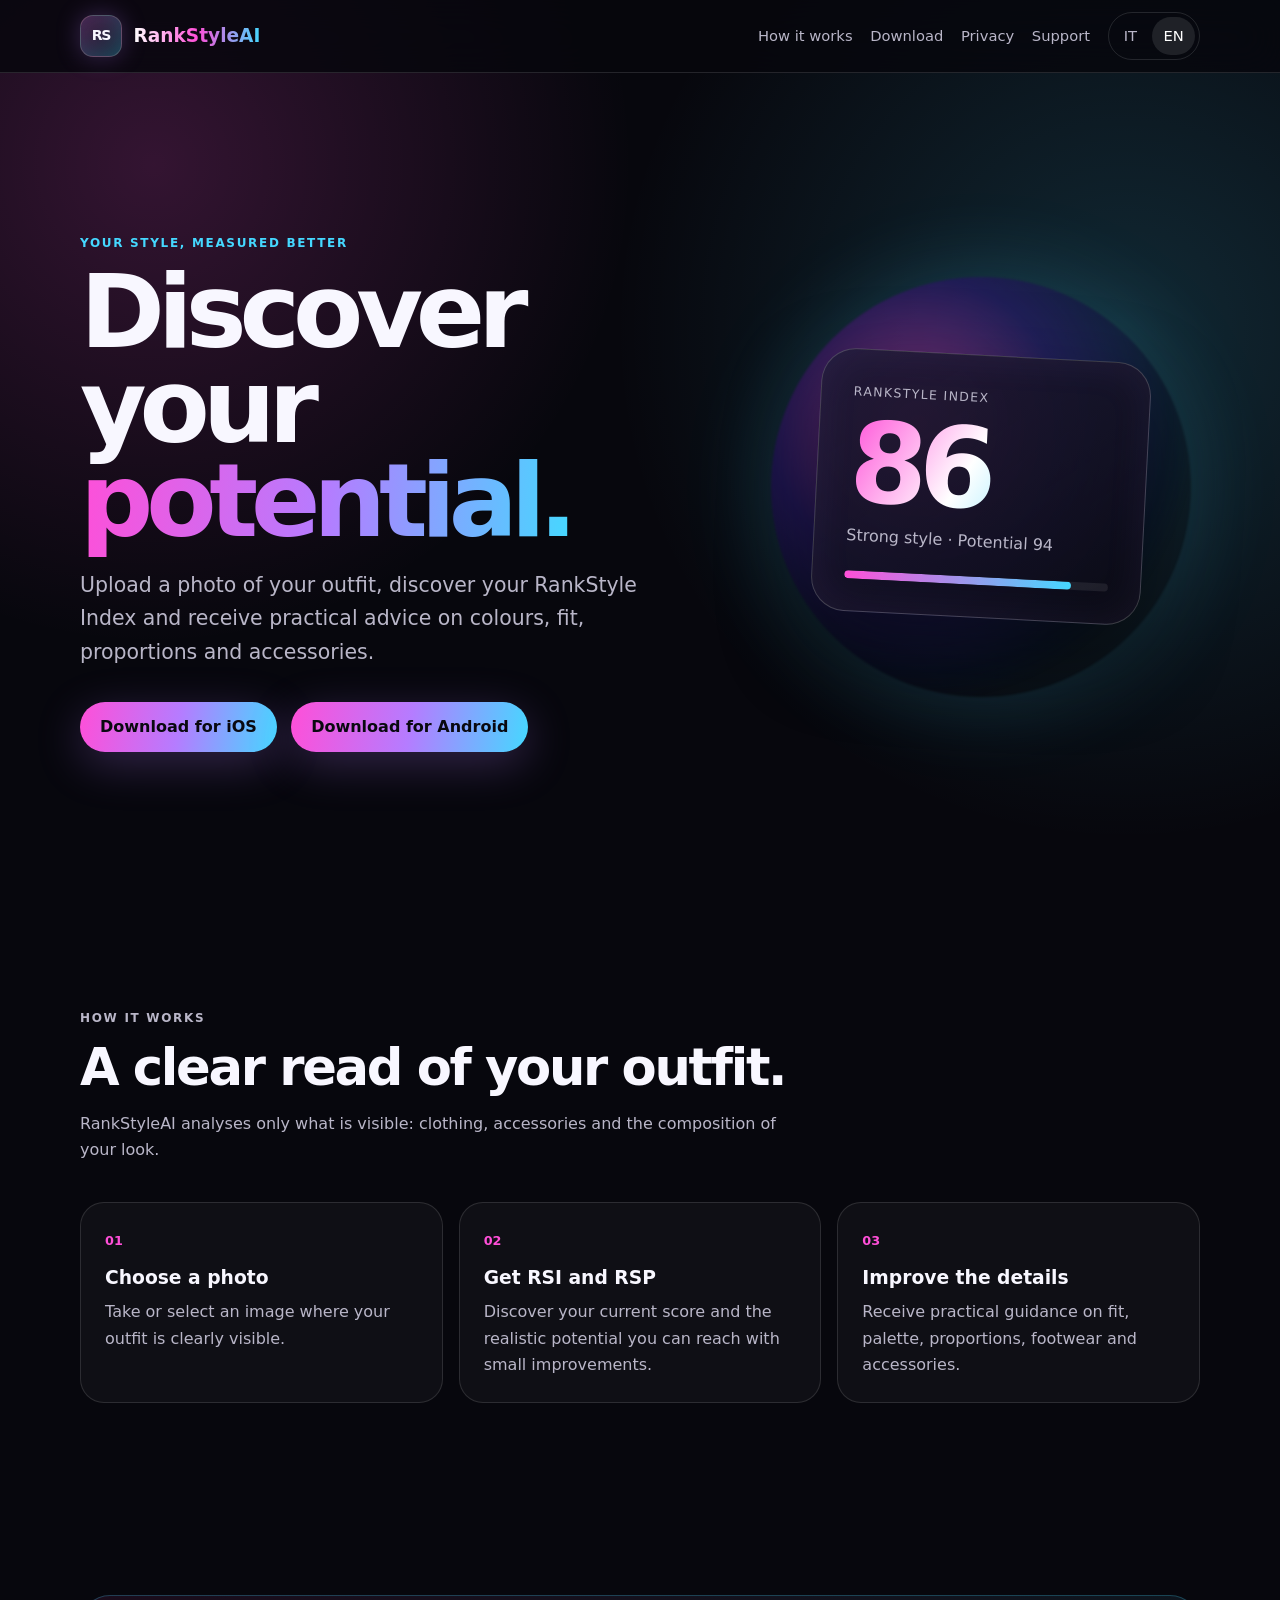
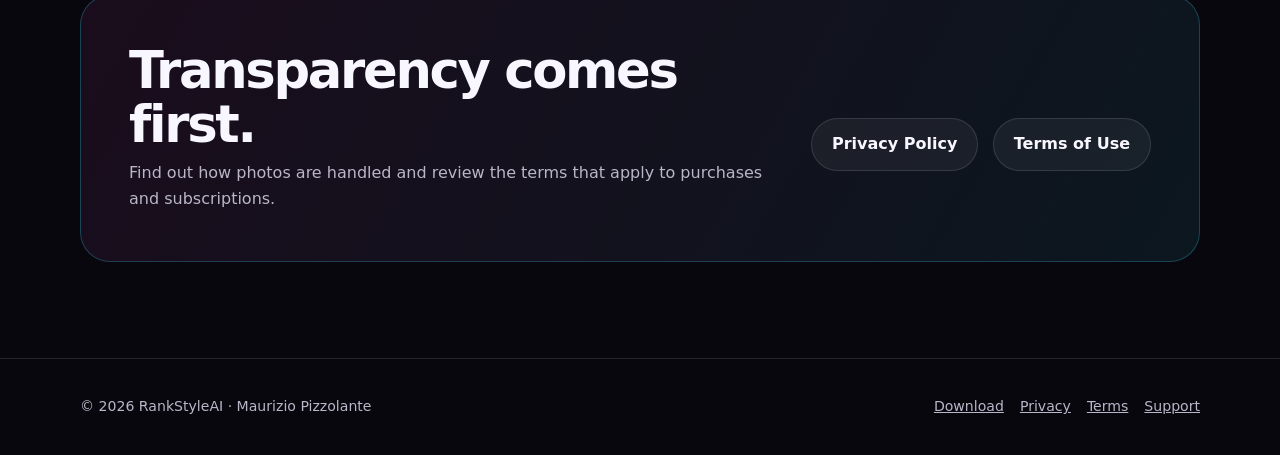
<file: index.html>
<!doctype html>
<html lang="it"><head><meta charset="utf-8"><meta name="viewport" content="width=device-width, initial-scale=1"><meta name="theme-color" content="#07070d"><meta name="description" content="RankStyleAI trasforma una foto del tuo outfit in un punteggio e consigli di stile personalizzati."><meta property="og:type" content="website"><meta property="og:title" content="RankStyleAI"><meta property="og:url" content="https://rankstyleai-site.pages.dev/"><meta property="og:image" content="https://rankstyleai-site.pages.dev/og.png"><title>RankStyleAI</title><link rel="icon" href="icon.png" type="image/png"><link rel="stylesheet" href="styles.css"><script src="lang.js" defer></script>
<style>
  @media (max-width: 768px) {
    .nav { flex-wrap: wrap; justify-content: center; gap: 10px; padding: 10px; }
    .nav-links { display: flex !important; flex-wrap: wrap; justify-content: center; gap: 8px 14px; font-size: 0.85rem; }
  }
</style>
</head>

<body>
  <div data-language-content="it"><a class="skip-link" href="#content-it">Vai al contenuto</a><header class="site-header"><nav class="nav" aria-label="Navigazione principale"><a class="brand" href="./"><span class="brand-mark">RS</span><span class="brand-name">RankStyleAI</span></a><div class="nav-links"><a href="#come-funziona-it">Come funziona</a><a href="download/" target="_blank">Download</a><a href="privacy/">Privacy</a><a href="support/">Supporto</a><span class="language-switch" aria-label="Seleziona lingua"><button type="button" data-language-choice="it">IT</button><button type="button" data-language-choice="en">EN</button></span></div></nav></header><main id="content-it"><section class="hero shell"><div><p class="eyebrow">Il tuo stile, misurato meglio</p><h1>Scopri il tuo <span class="gradient-text">potenziale.</span></h1><p class="lead">Carica una foto del tuo outfit, scopri il RankStyle Index e ricevi consigli concreti su colori, fit, proporzioni e accessori.</p><div class="actions"><a class="button button-primary" href="https://apps.apple.com/it/app/rankstyleai/id6797046688" target="_blank">Scarica per iOS</a><a class="button button-primary" href="https://play.google.com/store/apps/details?id=com.rankstyleai.app" target="_blank">Scarica per Android</a></div></div><div class="hero-art" aria-label="Esempio di RankStyle Index pari a 86 su 100"><div class="orb"></div><div class="score-card"><div class="score-kicker">RankStyle Index</div><div class="score">86</div><div class="score-label">Stile forte · Potenziale 94</div><div class="score-bar"></div></div></div></section><section class="section shell" id="come-funziona-it"><div class="section-heading"><p class="eyebrow">Come funziona</p><h2>Una lettura chiara del tuo outfit.</h2><p>RankStyleAI analizza esclusivamente ciò che è visibile: abbigliamento, accessori e composizione del look.</p></div><div class="grid"><article class="card"><span class="card-number">01</span><h3>Scegli una foto</h3><p>Scatta o seleziona un’immagine in cui il tuo outfit sia chiaramente visibile.</p></article><article class="card"><span class="card-number">02</span><h3>Ottieni RSI e RSP</h3><p>Scopri il punteggio attuale e il potenziale realistico raggiungibile con piccoli miglioramenti.</p></article><article class="card"><span class="card-number">03</span><h3>Migliora i dettagli</h3><p>Ricevi indicazioni pratiche su fit, palette, proporzioni, calzature e accessori.</p></article></div></section><section class="section shell"><div class="legal-callout"><div><h2>Trasparenza prima di tutto.</h2><p>Scopri come vengono trattate le foto e consulta le condizioni applicabili agli acquisti e agli abbonamenti.</p></div><div class="actions"><a class="button button-secondary" href="privacy/">Privacy Policy</a><a class="button button-secondary" href="terms/">Termini di utilizzo</a></div></div></section></main><footer class="site-footer"><div class="footer-inner"><span>© 2026 RankStyleAI · Maurizio Pizzolante</span><div class="footer-links"><a href="download/" target="_blank">Download</a><a href="privacy/">Privacy</a><a href="terms/">Termini</a><a href="support/">Supporto</a></div></div></footer></div>
  <div data-language-content="en" hidden><a class="skip-link" href="#content-en">Skip to content</a><header class="site-header"><nav class="nav" aria-label="Main navigation"><a class="brand" href="./"><span class="brand-mark">RS</span><span class="brand-name">RankStyleAI</span></a><div class="nav-links"><a href="#how-it-works-en">How it works</a><a href="download/" target="_blank">Download</a><a href="privacy/">Privacy</a><a href="support/">Support</a><span class="language-switch" aria-label="Choose language"><button type="button" data-language-choice="it">IT</button><button type="button" data-language-choice="en">EN</button></span></div></nav></header><main id="content-en"><section class="hero shell"><div><p class="eyebrow">Your style, measured better</p><h1>Discover your <span class="gradient-text">potential.</span></h1><p class="lead">Upload a photo of your outfit, discover your RankStyle Index and receive practical advice on colours, fit, proportions and accessories.</p><div class="actions"><a class="button button-primary" href="https://apps.apple.com/it/app/rankstyleai/id6797046688" target="_blank">Download for iOS</a><a class="button button-primary" href="https://play.google.com/store/apps/details?id=com.rankstyleai.app" target="_blank">Download for Android</a></div></div><div class="hero-art" aria-label="Example RankStyle Index score: 86 out of 100"><div class="orb"></div><div class="score-card"><div class="score-kicker">RankStyle Index</div><div class="score">86</div><div class="score-label">Strong style · Potential 94</div><div class="score-bar"></div></div></div></section><section class="section shell" id="how-it-works-en"><div class="section-heading"><p class="eyebrow">How it works</p><h2>A clear read of your outfit.</h2><p>RankStyleAI analyses only what is visible: clothing, accessories and the composition of your look.</p></div><div class="grid"><article class="card"><span class="card-number">01</span><h3>Choose a photo</h3><p>Take or select an image where your outfit is clearly visible.</p></article><article class="card"><span class="card-number">02</span><h3>Get RSI and RSP</h3><p>Discover your current score and the realistic potential you can reach with small improvements.</p></article><article class="card"><span class="card-number">03</span><h3>Improve the details</h3><p>Receive practical guidance on fit, palette, proportions, footwear and accessories.</p></article></div></section><section class="section shell"><div class="legal-callout"><div><h2>Transparency comes first.</h2><p>Find out how photos are handled and review the terms that apply to purchases and subscriptions.</p></div><div class="actions"><a class="button button-secondary" href="privacy/">Privacy Policy</a><a class="button button-secondary" href="terms/">Terms of Use</a></div></div></section></main><footer class="site-footer"><div class="footer-inner"><span>© 2026 RankStyleAI · Maurizio Pizzolante</span><div class="footer-links"><a href="download/" target="_blank">Download</a><a href="privacy/">Privacy</a><a href="terms/">Terms</a><a href="support/">Support</a></div></div></footer></div>
</body></html>
</file>
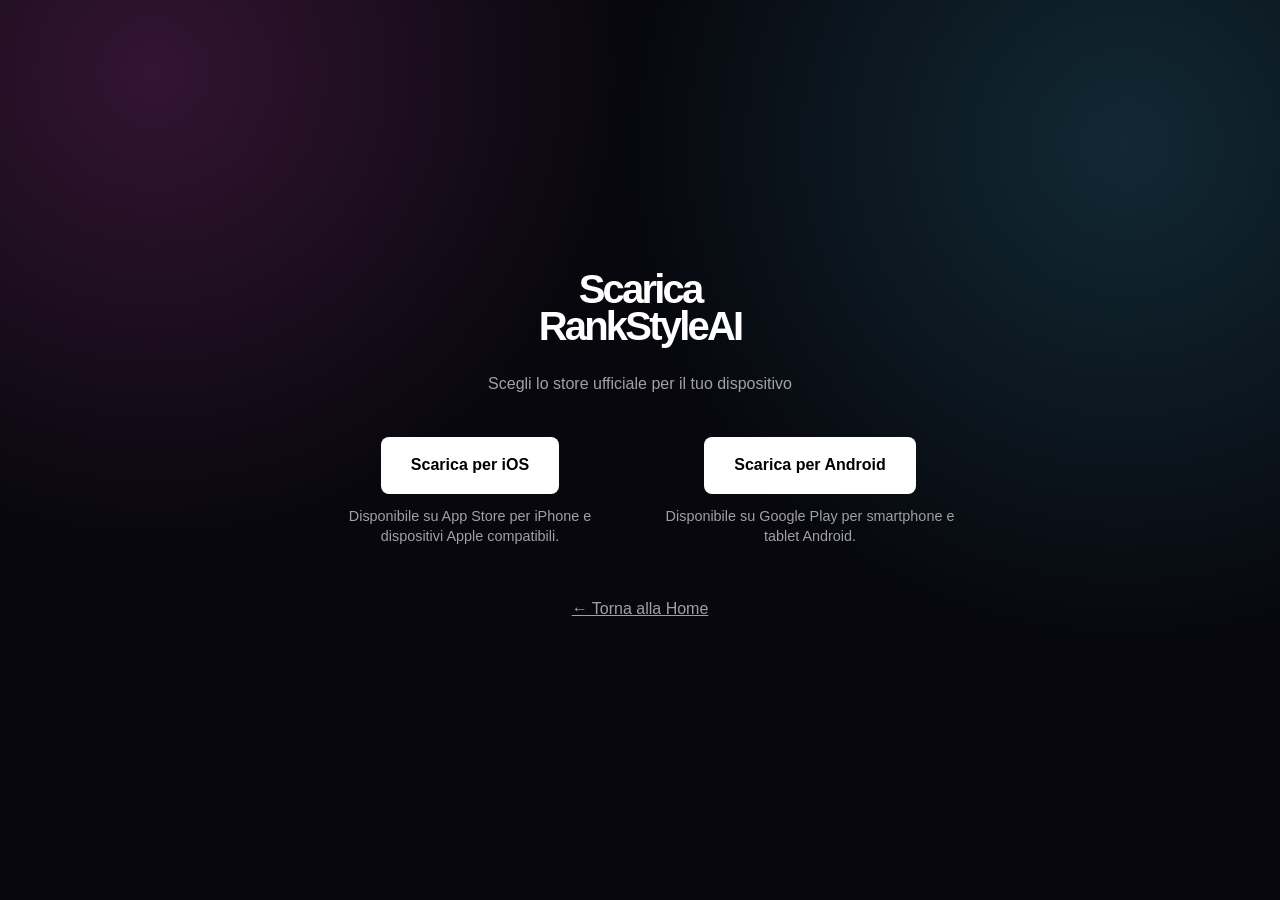
<file: download/index.html>
<!doctype html>
<html lang="it">
<head>
  <meta charset="utf-8">
  <meta name="viewport" content="width=device-width, initial-scale=1">
  <title>Download - RankStyleAI</title>
  <link rel="stylesheet" href="../styles.css">
</head>
<body style="display: flex; flex-direction: column; align-items: center; justify-content: center; min-height: 100vh; background-color: #07070d; color: #fff; font-family: sans-serif; text-align: center; padding: 20px; margin: 0;">
  <h1 style="font-size: 2.5rem; margin-bottom: 10px;">Scarica RankStyleAI</h1>
  <p style="margin-bottom: 40px; color: #a0a0a5;">Scegli lo store ufficiale per il tuo dispositivo</p>
  
  <div style="display: flex; gap: 40px; flex-wrap: wrap; justify-content: center; max-width: 800px;">
    <div style="display: flex; flex-direction: column; align-items: center; max-width: 300px;">
      <a href="https://apps.apple.com/it/app/rankstyleai/id6797046688" target="_blank" style="background-color: #fff; color: #000; padding: 15px 30px; border-radius: 8px; text-decoration: none; font-weight: bold; margin-bottom: 12px;">Scarica per iOS</a>
      <p style="color: #a0a0a5; font-size: 0.9rem; line-height: 1.4; margin: 0;">Disponibile su App Store per iPhone e dispositivi Apple compatibili.</p>
    </div>
    
    <div style="display: flex; flex-direction: column; align-items: center; max-width: 300px;">
      <a href="https://play.google.com/store/apps/details?id=com.rankstyleai.app" target="_blank" style="background-color: #fff; color: #000; padding: 15px 30px; border-radius: 8px; text-decoration: none; font-weight: bold; margin-bottom: 12px;">Scarica per Android</a>
      <p style="color: #a0a0a5; font-size: 0.9rem; line-height: 1.4; margin: 0;">Disponibile su Google Play per smartphone e tablet Android.</p>
    </div>
  </div>

  <p style="margin-top: 50px;"><a href="../" style="color: #a0a0a5; text-decoration: underline;">← Torna alla Home</a></p>
</body>
</html>
</file>
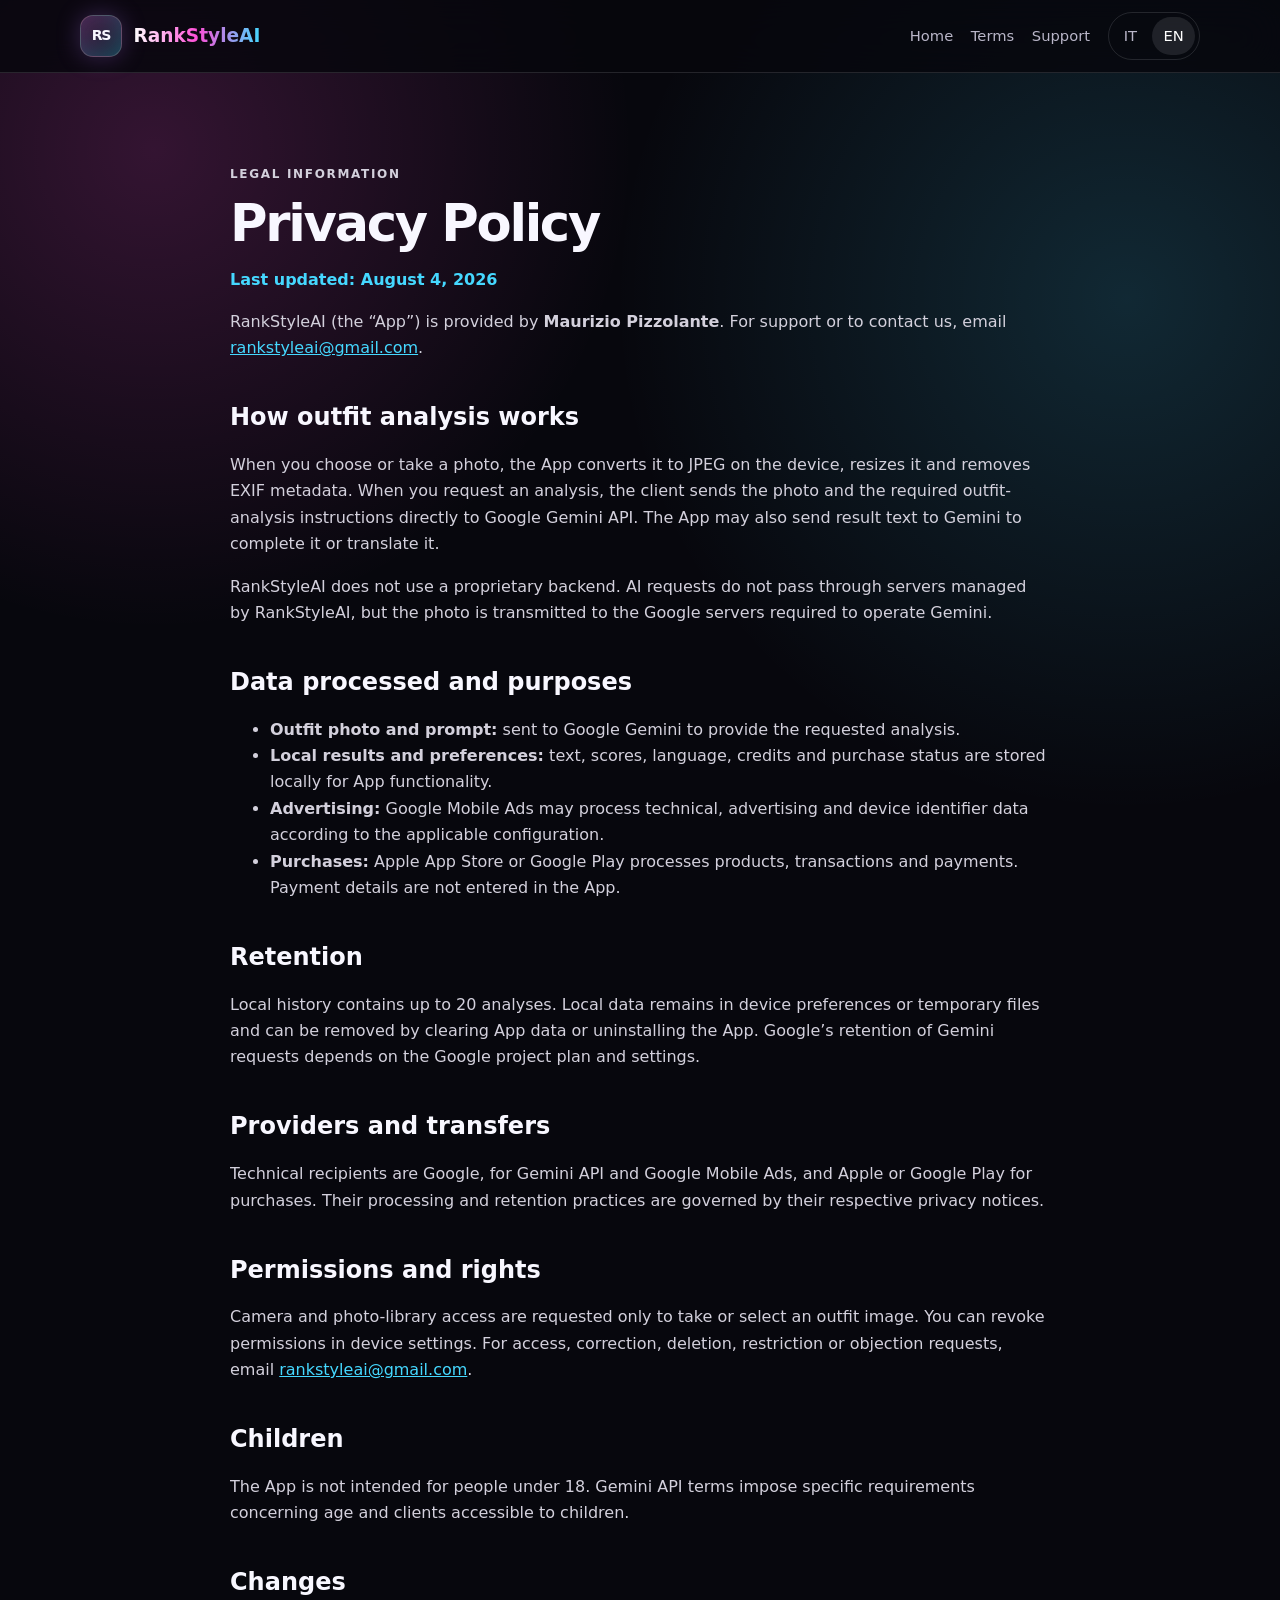
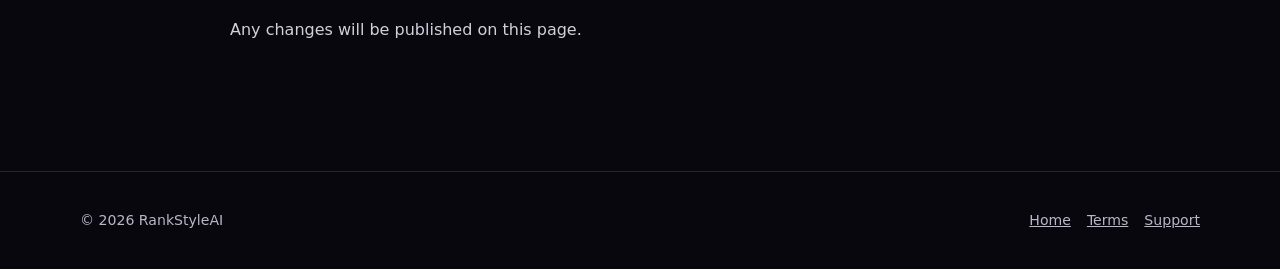
<file: privacy/index.html>
<!doctype html>
<html lang="it">
<head>
  <meta charset="utf-8"><meta name="viewport" content="width=device-width, initial-scale=1"><meta name="theme-color" content="#07070d">
  <meta name="description" content="Informativa sulla privacy di RankStyleAI."><title>Privacy Policy — RankStyleAI</title><link rel="icon" href="../icon.png" type="image/png"><link rel="stylesheet" href="../styles.css"><script src="../lang.js" defer></script>
</head>
<body>
  <header class="site-header"><nav class="nav" aria-label="Main navigation"><a class="brand" href="../"><span class="brand-mark" aria-hidden="true">RS</span><span class="brand-name">RankStyleAI</span></a><div class="nav-links"><a href="../">Home</a><a href="../terms/"><span data-language-content="it">Termini</span><span data-language-content="en">Terms</span></a><a href="../support/"><span data-language-content="it">Supporto</span><span data-language-content="en">Support</span></a><span class="language-switch"><button type="button" data-language-choice="it">IT</button><button type="button" data-language-choice="en">EN</button></span></div></nav></header>
  <main class="legal-page">
    <p class="eyebrow"><span data-language-content="it">Informazioni legali</span><span data-language-content="en">Legal information</span></p><h1>Privacy Policy</h1><p class="updated"><span data-language-content="it">Ultimo aggiornamento: 4 agosto 2026</span><span data-language-content="en">Last updated: August 4, 2026</span></p>
    <article id="italiano" data-language-content="it">
      <p>RankStyleAI (“App”) è fornita da <strong>Maurizio Pizzolante</strong>. Per supporto o per contattarci scrivi a <a href="mailto:rankstyleai@gmail.com">rankstyleai@gmail.com</a>.</p>
      <h2>Come funziona l’analisi</h2><p>Quando scegli o scatti una foto, l’App la converte sul dispositivo in JPEG, la ridimensiona e rimuove i metadati EXIF. Quando richiedi l’analisi, il client invia direttamente a Google Gemini API la foto e le istruzioni necessarie per valutare l’outfit. L’App può inviare a Gemini anche il testo del risultato per completarlo o tradurlo.</p><p>RankStyleAI non utilizza un backend proprietario. Le richieste AI non transitano su server gestiti da RankStyleAI, ma la foto viene trasmessa ai server Google necessari a Gemini.</p>
      <h2>Dati trattati e finalità</h2><ul><li><strong>Foto dell’outfit e prompt:</strong> inviati a Google Gemini per produrre l’analisi richiesta.</li><li><strong>Risultati e preferenze:</strong> testi, punteggi, lingua, crediti e stato degli acquisti sono conservati localmente per il funzionamento dell’App.</li><li><strong>Pubblicità:</strong> Google Mobile Ads può trattare dati tecnici, pubblicitari e identificativi del dispositivo secondo la configurazione applicabile.</li><li><strong>Acquisti:</strong> Apple App Store o Google Play elaborano prodotti, transazioni e pagamenti. I dati di pagamento non vengono inseriti nell’App.</li></ul>
      <h2>Conservazione</h2><p>Lo storico locale contiene al massimo 20 analisi. I dati locali rimangono nelle preferenze o nei file temporanei del dispositivo e possono essere rimossi eliminando i dati dell’App o disinstallandola. La conservazione applicata da Google alle richieste Gemini dipende dal piano e dalle impostazioni del progetto Google.</p>
      <h2>Fornitori e trasferimenti</h2><p>I destinatari tecnici sono Google, per Gemini API e Google Mobile Ads, e Apple o Google Play per gli acquisti. I relativi trattamenti e tempi di conservazione sono disciplinati dalle loro informative.</p>
      <h2>Permessi e diritti</h2><p>Fotocamera e libreria foto vengono richieste soltanto per scattare o scegliere l’immagine dell’outfit. Puoi revocare i permessi nelle impostazioni del dispositivo. Per accesso, rettifica, cancellazione, limitazione o opposizione scrivi a <a href="mailto:rankstyleai@gmail.com">rankstyleai@gmail.com</a>.</p>
      <h2>Minori</h2><p>L’App non è destinata a minori di 18 anni. I termini Gemini API prevedono requisiti specifici per età e client accessibili ai minori.</p>
      <h2>Modifiche</h2><p>Eventuali modifiche saranno pubblicate su questa pagina.</p>
    </article>
    <article id="english" data-language-content="en" lang="en">
      <p>RankStyleAI (the “App”) is provided by <strong>Maurizio Pizzolante</strong>. For support or to contact us, email <a href="mailto:rankstyleai@gmail.com">rankstyleai@gmail.com</a>.</p>
      <h2>How outfit analysis works</h2><p>When you choose or take a photo, the App converts it to JPEG on the device, resizes it and removes EXIF metadata. When you request an analysis, the client sends the photo and the required outfit-analysis instructions directly to Google Gemini API. The App may also send result text to Gemini to complete it or translate it.</p><p>RankStyleAI does not use a proprietary backend. AI requests do not pass through servers managed by RankStyleAI, but the photo is transmitted to the Google servers required to operate Gemini.</p>
      <h2>Data processed and purposes</h2><ul><li><strong>Outfit photo and prompt:</strong> sent to Google Gemini to provide the requested analysis.</li><li><strong>Local results and preferences:</strong> text, scores, language, credits and purchase status are stored locally for App functionality.</li><li><strong>Advertising:</strong> Google Mobile Ads may process technical, advertising and device identifier data according to the applicable configuration.</li><li><strong>Purchases:</strong> Apple App Store or Google Play processes products, transactions and payments. Payment details are not entered in the App.</li></ul>
      <h2>Retention</h2><p>Local history contains up to 20 analyses. Local data remains in device preferences or temporary files and can be removed by clearing App data or uninstalling the App. Google’s retention of Gemini requests depends on the Google project plan and settings.</p>
      <h2>Providers and transfers</h2><p>Technical recipients are Google, for Gemini API and Google Mobile Ads, and Apple or Google Play for purchases. Their processing and retention practices are governed by their respective privacy notices.</p>
      <h2>Permissions and rights</h2><p>Camera and photo-library access are requested only to take or select an outfit image. You can revoke permissions in device settings. For access, correction, deletion, restriction or objection requests, email <a href="mailto:rankstyleai@gmail.com">rankstyleai@gmail.com</a>.</p>
      <h2>Children</h2><p>The App is not intended for people under 18. Gemini API terms impose specific requirements concerning age and clients accessible to children.</p>
      <h2>Changes</h2><p>Any changes will be published on this page.</p>
    </article>
  </main>
  <footer class="site-footer"><div class="footer-inner"><span>© 2026 RankStyleAI</span><div class="footer-links"><a href="../">Home</a><a href="../terms/"><span data-language-content="it">Termini</span><span data-language-content="en">Terms</span></a><a href="../support/"><span data-language-content="it">Supporto</span><span data-language-content="en">Support</span></a></div></div></footer>
</body>
</html>
</file>
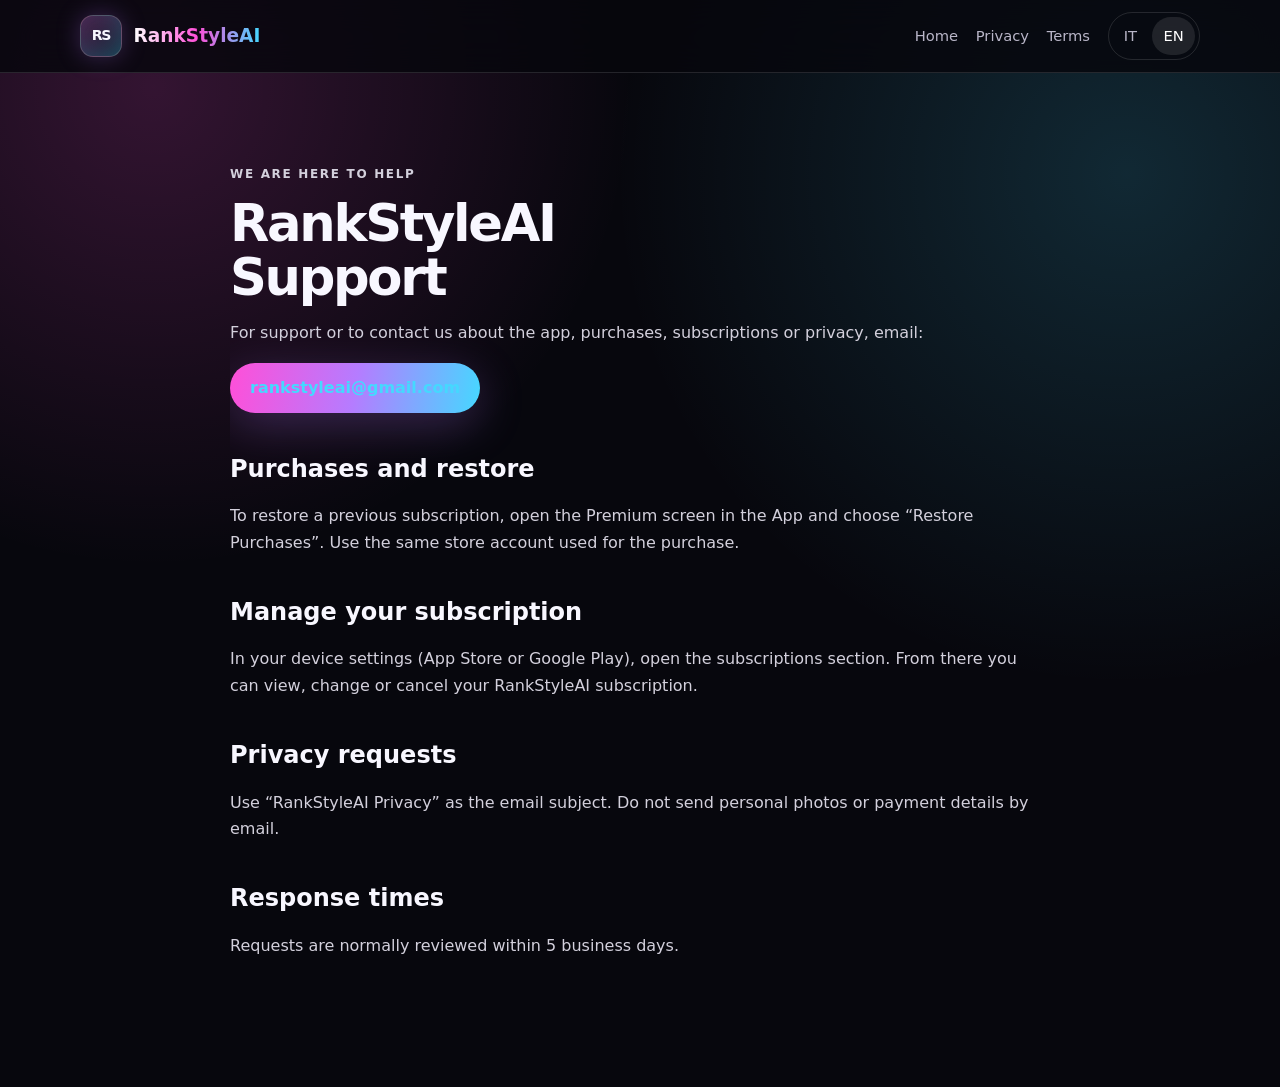
<file: support/index.html>
<!doctype html><html lang="it"><head><meta charset="utf-8"><meta name="viewport" content="width=device-width, initial-scale=1"><meta name="theme-color" content="#07070d"><title>Support — RankStyleAI</title><link rel="icon" href="../icon.png" type="image/png"><link rel="stylesheet" href="../styles.css"><script src="../lang.js" defer></script></head><body>
<div data-language-content="it"><header class="site-header"><nav class="nav"><a class="brand" href="../"><span class="brand-mark">RS</span><span class="brand-name">RankStyleAI</span></a><div class="nav-links"><a href="../">Home</a><a href="../privacy/">Privacy</a><a href="../terms/">Termini</a><span class="language-switch"><button type="button" data-language-choice="it">IT</button><button type="button" data-language-choice="en">EN</button></span></div></nav></header><main class="legal-page"><p class="eyebrow">Siamo qui per aiutarti</p><h1>Supporto RankStyleAI</h1><p>Per supporto o per contattarci riguardo app, acquisti, abbonamenti o privacy, scrivi a:</p><p><a class="button button-primary" href="mailto:rankstyleai@gmail.com?subject=Supporto%20RankStyleAI">rankstyleai@gmail.com</a></p><h2>Acquisti e ripristino</h2><p>Per ripristinare un abbonamento già acquistato, apri la schermata Premium nell’App e seleziona “Ripristina acquisti”. Usa lo stesso account dello store utilizzato per l’acquisto.</p><h2>Gestire l’abbonamento</h2><p>Nelle impostazioni del tuo dispositivo (App Store o Google Play), apri la sezione relativa agli abbonamenti. Da lì puoi consultare, modificare o annullare il tuo abbonamento RankStyleAI.</p><h2>Richieste privacy</h2><p>Indica nell’oggetto dell’email “Privacy RankStyleAI”. Non inviare foto personali o dati di pagamento tramite email.</p><h2>Tempi di risposta</h2><p>Le richieste vengono normalmente esaminate entro 5 giorni lavorativi.</p></main></div>
<div data-language-content="en" hidden><header class="site-header"><nav class="nav"><a class="brand" href="../"><span class="brand-mark">RS</span><span class="brand-name">RankStyleAI</span></a><div class="nav-links"><a href="../">Home</a><a href="../privacy/">Privacy</a><a href="../terms/">Terms</a><span class="language-switch"><button type="button" data-language-choice="it">IT</button><button type="button" data-language-choice="en">EN</button></span></div></nav></header><main class="legal-page"><p class="eyebrow">We are here to help</p><h1>RankStyleAI Support</h1><p>For support or to contact us about the app, purchases, subscriptions or privacy, email:</p><p><a class="button button-primary" href="mailto:rankstyleai@gmail.com?subject=RankStyleAI%20Support">rankstyleai@gmail.com</a></p><h2>Purchases and restore</h2><p>To restore a previous subscription, open the Premium screen in the App and choose “Restore Purchases”. Use the same store account used for the purchase.</p><h2>Manage your subscription</h2><p>In your device settings (App Store or Google Play), open the subscriptions section. From there you can view, change or cancel your RankStyleAI subscription.</p><h2>Privacy requests</h2><p>Use “RankStyleAI Privacy” as the email subject. Do not send personal photos or payment details by email.</p><h2>Response times</h2><p>Requests are normally reviewed within 5 business days.</p></main></div>
</body></html>
</file>
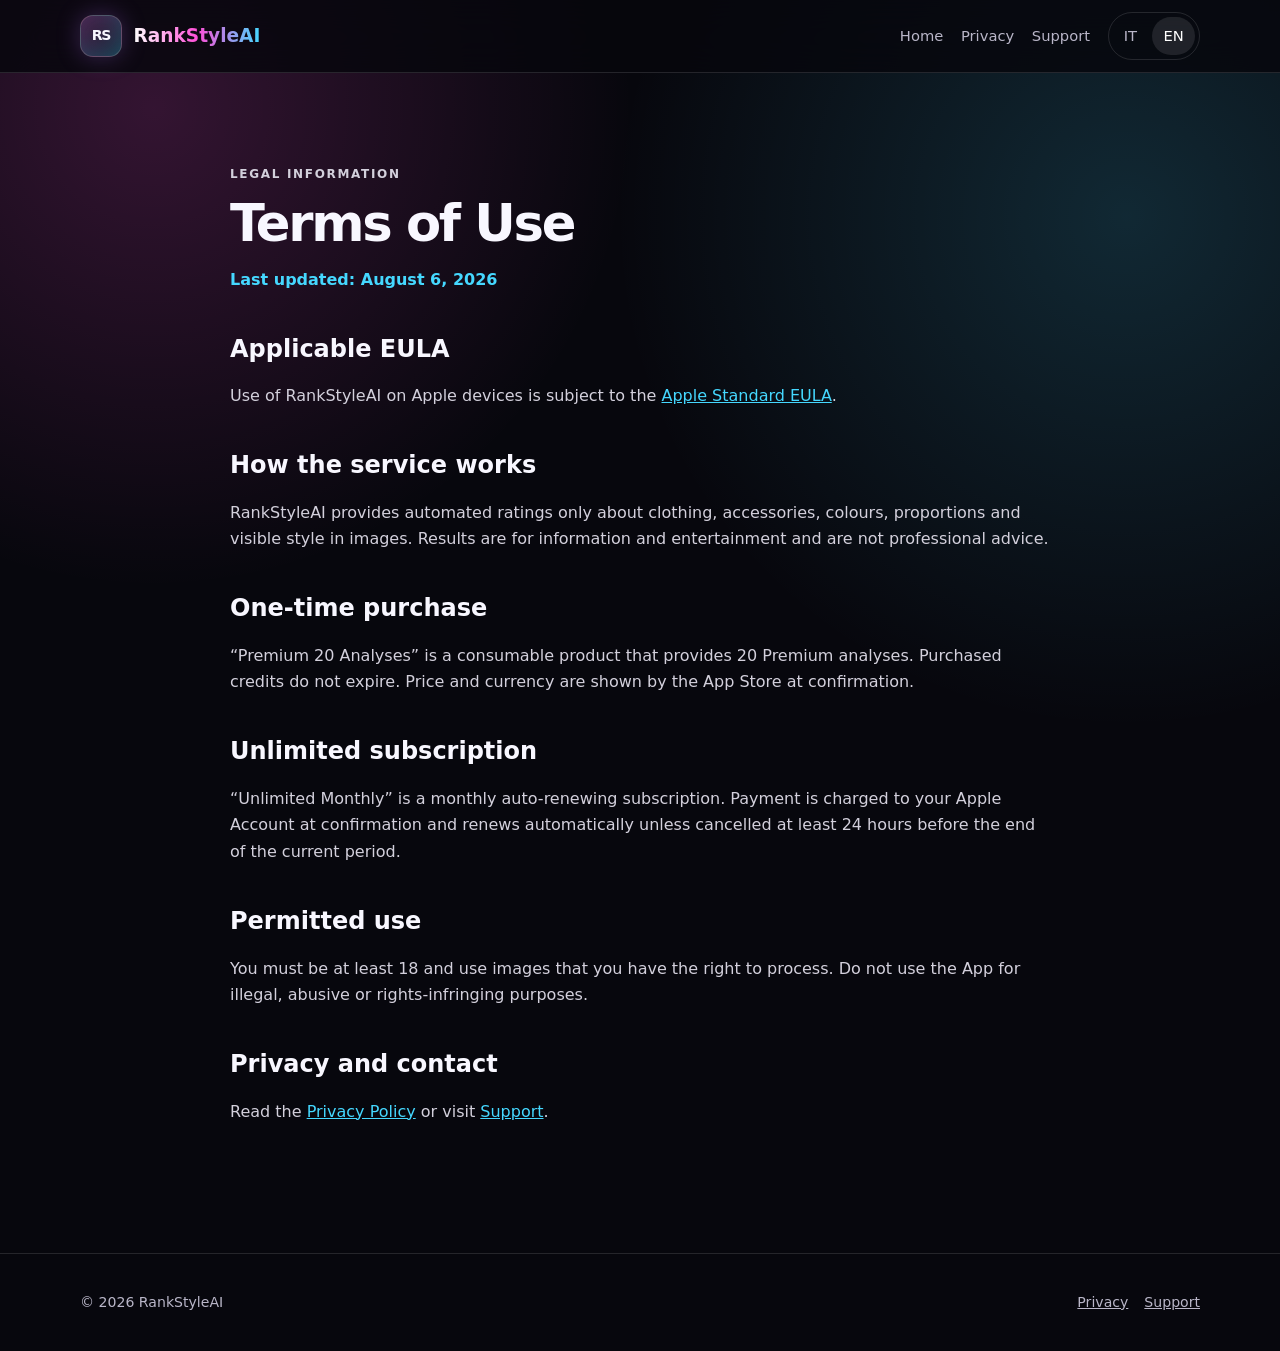
<file: terms/index.html>
<!doctype html><html lang="it"><head><meta charset="utf-8"><meta name="viewport" content="width=device-width, initial-scale=1"><meta name="theme-color" content="#07070d"><title>Terms of Use — RankStyleAI</title><link rel="icon" href="../icon.png" type="image/png"><link rel="stylesheet" href="../styles.css"><script src="../lang.js" defer></script></head><body>
<div data-language-content="it"><header class="site-header"><nav class="nav"><a class="brand" href="../"><span class="brand-mark">RS</span><span class="brand-name">RankStyleAI</span></a><div class="nav-links"><a href="../">Home</a><a href="../privacy/">Privacy</a><a href="../support/">Supporto</a><span class="language-switch"><button type="button" data-language-choice="it">IT</button><button type="button" data-language-choice="en">EN</button></span></div></nav></header><main class="legal-page"><p class="eyebrow">Informazioni legali</p><h1>Termini di utilizzo</h1><p class="updated">Ultimo aggiornamento: 6 agosto 2026</p><h2>EULA applicabile</h2><p>L’utilizzo di RankStyleAI su dispositivi Apple è soggetto all’<a href="https://www.apple.com/legal/internet-services/itunes/dev/stdeula/">Accordo di licenza standard Apple (EULA)</a>.</p><h2>Funzionamento del servizio</h2><p>RankStyleAI fornisce valutazioni automatizzate relative esclusivamente a vestiti, accessori, colori, proporzioni e stile visibile nelle immagini. I risultati hanno finalità informative e di intrattenimento e non costituiscono consulenza professionale.</p><h2>Acquisto singolo</h2><p>“Premium 20 Analisi” è un prodotto consumabile che accredita 20 analisi Premium. I crediti acquistati non scadono. Prezzo e valuta sono quelli mostrati dall’App Store al momento della conferma.</p><h2>Abbonamento Unlimited</h2><p>“Unlimited Monthly” è un abbonamento mensile con rinnovo automatico. Il pagamento viene addebitato all’Apple Account alla conferma e l’abbonamento si rinnova automaticamente, salvo annullamento almeno 24 ore prima della fine del periodo corrente.</p><h2>Uso consentito</h2><p>Devi avere almeno 18 anni e utilizzare immagini che hai il diritto di trattare. Non utilizzare l’App per finalità illegali, abusive o lesive dei diritti di terzi.</p><h2>Privacy e contatti</h2><p>Consulta la <a href="../privacy/">Privacy Policy</a> o visita il <a href="../support/">Supporto</a>.</p></main><footer class="site-footer"><div class="footer-inner"><span>© 2026 RankStyleAI</span><div class="footer-links"><a href="../privacy/">Privacy</a><a href="../support/">Supporto</a></div></div></footer></div>
<div data-language-content="en" hidden><header class="site-header"><nav class="nav"><a class="brand" href="../"><span class="brand-mark">RS</span><span class="brand-name">RankStyleAI</span></a><div class="nav-links"><a href="../">Home</a><a href="../privacy/">Privacy</a><a href="../support/">Support</a><span class="language-switch"><button type="button" data-language-choice="it">IT</button><button type="button" data-language-choice="en">EN</button></span></div></nav></header><main class="legal-page"><p class="eyebrow">Legal information</p><h1>Terms of Use</h1><p class="updated">Last updated: August 6, 2026</p><h2>Applicable EULA</h2><p>Use of RankStyleAI on Apple devices is subject to the <a href="https://www.apple.com/legal/internet-services/itunes/dev/stdeula/">Apple Standard EULA</a>.</p><h2>How the service works</h2><p>RankStyleAI provides automated ratings only about clothing, accessories, colours, proportions and visible style in images. Results are for information and entertainment and are not professional advice.</p><h2>One-time purchase</h2><p>“Premium 20 Analyses” is a consumable product that provides 20 Premium analyses. Purchased credits do not expire. Price and currency are shown by the App Store at confirmation.</p><h2>Unlimited subscription</h2><p>“Unlimited Monthly” is a monthly auto-renewing subscription. Payment is charged to your Apple Account at confirmation and renews automatically unless cancelled at least 24 hours before the end of the current period.</p><h2>Permitted use</h2><p>You must be at least 18 and use images that you have the right to process. Do not use the App for illegal, abusive or rights-infringing purposes.</p><h2>Privacy and contact</h2><p>Read the <a href="../privacy/">Privacy Policy</a> or visit <a href="../support/">Support</a>.</p></main><footer class="site-footer"><div class="footer-inner"><span>© 2026 RankStyleAI</span><div class="footer-links"><a href="../privacy/">Privacy</a><a href="../support/">Support</a></div></div></footer></div>
</body></html>
</file>
<file: styles.css>
:root {
  color-scheme: dark;
  --bg: #07070d;
  --surface: #171722;
  --text: #f8f7ff;
  --muted: #b9b6c8;
  --pink: #ff4fd8;
  --blue: #45d8ff;
  --lavender: #b57cff;
  --line: rgba(255, 255, 255, 0.12);
}

* { box-sizing: border-box; }
html { scroll-behavior: smooth; }
body {
  margin: 0;
  min-width: 320px;
  background:
    radial-gradient(circle at 12% 8%, rgba(255, 79, 216, 0.18), transparent 30rem),
    radial-gradient(circle at 88% 16%, rgba(69, 216, 255, 0.16), transparent 32rem),
    var(--bg);
  color: var(--text);
  font-family: Inter, ui-sans-serif, system-ui, -apple-system, BlinkMacSystemFont, "Segoe UI", sans-serif;
  line-height: 1.65;
}

a { color: inherit; }
.skip-link { position: fixed; left: 1rem; top: -5rem; z-index: 20; padding: .7rem 1rem; background: white; color: black; }
.skip-link:focus { top: 1rem; }

.site-header {
  position: sticky;
  top: 0;
  z-index: 10;
  border-bottom: 1px solid var(--line);
  background: rgba(7, 7, 13, .82);
  backdrop-filter: blur(18px);
}
.nav {
  width: min(1120px, calc(100% - 2rem));
  min-height: 72px;
  margin: auto;
  display: flex;
  align-items: center;
  justify-content: space-between;
  gap: 1.5rem;
}
.brand { display: inline-flex; align-items: center; gap: .72rem; text-decoration: none; font-weight: 850; font-size: 1.16rem; }
.brand-mark {
  display: grid;
  place-items: center;
  width: 42px;
  aspect-ratio: 1;
  border: 1px solid rgba(255,255,255,.2);
  border-radius: 13px;
  background: linear-gradient(135deg, rgba(255,79,216,.25), rgba(69,216,255,.22));
  box-shadow: 0 0 24px rgba(181,124,255,.26), inset 0 0 18px rgba(69,216,255,.12);
  font-size: .88rem;
  letter-spacing: -.08em;
}
.brand-name { background: linear-gradient(90deg, white, var(--pink), var(--blue)); background-clip: text; color: transparent; }
.nav-links { display: flex; align-items: center; gap: 1.1rem; font-size: .92rem; }
.nav-links a { color: var(--muted); text-decoration: none; }
.nav-links a:hover, .nav-links a:focus-visible { color: white; }

main { overflow: hidden; }
.shell { width: min(1120px, calc(100% - 2rem)); margin-inline: auto; }
.hero {
  min-height: calc(100vh - 72px);
  display: grid;
  grid-template-columns: 1.15fr .85fr;
  align-items: center;
  gap: clamp(2rem, 7vw, 7rem);
  padding-block: 5rem;
}
.eyebrow { color: var(--blue); font-weight: 750; letter-spacing: .14em; text-transform: uppercase; font-size: .75rem; }
h1 { margin: .6rem 0 1.2rem; max-width: 13ch; font-size: clamp(3.4rem, 8vw, 7.4rem); line-height: .92; letter-spacing: -.07em; }
.gradient-text { background: linear-gradient(95deg, var(--pink), var(--lavender), var(--blue)); background-clip: text; color: transparent; }
.lead { max-width: 640px; color: var(--muted); font-size: clamp(1.05rem, 1.7vw, 1.28rem); }
.actions { display: flex; flex-wrap: wrap; gap: .9rem; margin-top: 2rem; }
.button { display: inline-flex; align-items: center; justify-content: center; min-height: 48px; padding: .75rem 1.25rem; border: 1px solid var(--line); border-radius: 999px; text-decoration: none; font-weight: 750; }
.button-primary { border: 0; background: linear-gradient(100deg, var(--pink), var(--lavender), var(--blue)); color: #090910; box-shadow: 0 12px 45px rgba(181,124,255,.25); }
.button-secondary { background: rgba(255,255,255,.05); }
.hero-art { position: relative; display: grid; place-items: center; min-height: 430px; }
.orb { position: absolute; width: min(420px, 84vw); aspect-ratio: 1; border-radius: 50%; background: radial-gradient(circle at 35% 35%, rgba(255,79,216,.5), rgba(57,28,150,.42) 38%, rgba(4,13,54,.25) 65%, transparent 72%); filter: blur(1px); box-shadow: 0 0 90px rgba(69,216,255,.2); }
.score-card { position: relative; width: min(330px, 82vw); padding: 2rem; border: 1px solid rgba(255,255,255,.2); border-radius: 34px; background: linear-gradient(145deg, rgba(29,24,51,.92), rgba(10,10,18,.88)); box-shadow: 0 34px 90px rgba(0,0,0,.48), inset 0 0 40px rgba(181,124,255,.08); transform: rotate(3deg); }
.score-kicker { color: var(--muted); font-size: .78rem; letter-spacing: .11em; text-transform: uppercase; }
.score { margin: .25rem 0; font-size: 7rem; font-weight: 900; line-height: 1; letter-spacing: -.08em; background: linear-gradient(120deg, var(--pink), white 46%, var(--blue)); background-clip: text; color: transparent; }
.score-label { color: var(--muted); }
.score-bar { height: 8px; margin-top: 1.4rem; overflow: hidden; border-radius: 999px; background: rgba(255,255,255,.08); }
.score-bar::after { content: ""; display: block; width: 86%; height: 100%; border-radius: inherit; background: linear-gradient(90deg, var(--pink), var(--blue)); }

.section { padding-block: 6rem; }
.section-heading { max-width: 720px; margin-bottom: 2.4rem; }
.section h2, .legal-page h1 { margin: .4rem 0 .8rem; font-size: clamp(2.2rem, 4vw, 4rem); line-height: 1.05; letter-spacing: -.045em; }
.section-heading p { color: var(--muted); }
.grid { display: grid; grid-template-columns: repeat(3, 1fr); gap: 1rem; }
.card { padding: 1.5rem; border: 1px solid var(--line); border-radius: 24px; background: rgba(255,255,255,.035); }
.card-number { color: var(--pink); font-weight: 850; font-size: .8rem; }
.card h3 { margin: .6rem 0 .35rem; }
.card p { margin: 0; color: var(--muted); }
.legal-callout { display: grid; grid-template-columns: 1fr auto; align-items: center; gap: 2rem; padding: clamp(1.6rem, 4vw, 3rem); border: 1px solid rgba(69,216,255,.24); border-radius: 30px; background: linear-gradient(120deg, rgba(255,79,216,.08), rgba(69,216,255,.08)); }
.legal-callout h2 { margin: 0 0 .5rem; }
.legal-callout p { margin: 0; color: var(--muted); }

.legal-page { width: min(820px, calc(100% - 2rem)); margin: auto; padding: 5rem 0 7rem; }
.legal-page .updated { color: var(--blue); font-weight: 700; }
.legal-page h2 { margin-top: 2.6rem; line-height: 1.2; }
.legal-page p, .legal-page li { color: #d3d0dc; }
.legal-page a { color: var(--blue); }
.language-switch { display: inline-flex; gap: .25rem; margin: 0; padding: .25rem; border: 1px solid var(--line); border-radius: 999px; }
.language-switch button { appearance: none; border: 0; padding: .4rem .7rem; border-radius: 999px; background: transparent; color: var(--muted); cursor: pointer; font: inherit; }
.language-switch button[aria-pressed="true"] { background: rgba(255,255,255,.1); color: white; }

.site-footer { border-top: 1px solid var(--line); }
.footer-inner { width: min(1120px, calc(100% - 2rem)); margin: auto; padding: 2.3rem 0; display: flex; justify-content: space-between; gap: 2rem; color: var(--muted); font-size: .88rem; }
.footer-links { display: flex; flex-wrap: wrap; gap: 1rem; }
.footer-links a:hover { color: white; }

@media (max-width: 760px) {
  .nav { min-height: 64px; }
  .nav-links a:not(:last-child) { display: none; }
  .hero { min-height: auto; grid-template-columns: 1fr; padding-block: 4rem 2rem; }
  .hero-art { min-height: 360px; }
  .grid { grid-template-columns: 1fr; }
  .legal-callout { grid-template-columns: 1fr; }
  .footer-inner { flex-direction: column; }
  .language-switch { font-size: .82rem; }
}

@media (prefers-reduced-motion: reduce) { html { scroll-behavior: auto; } }
</file>
